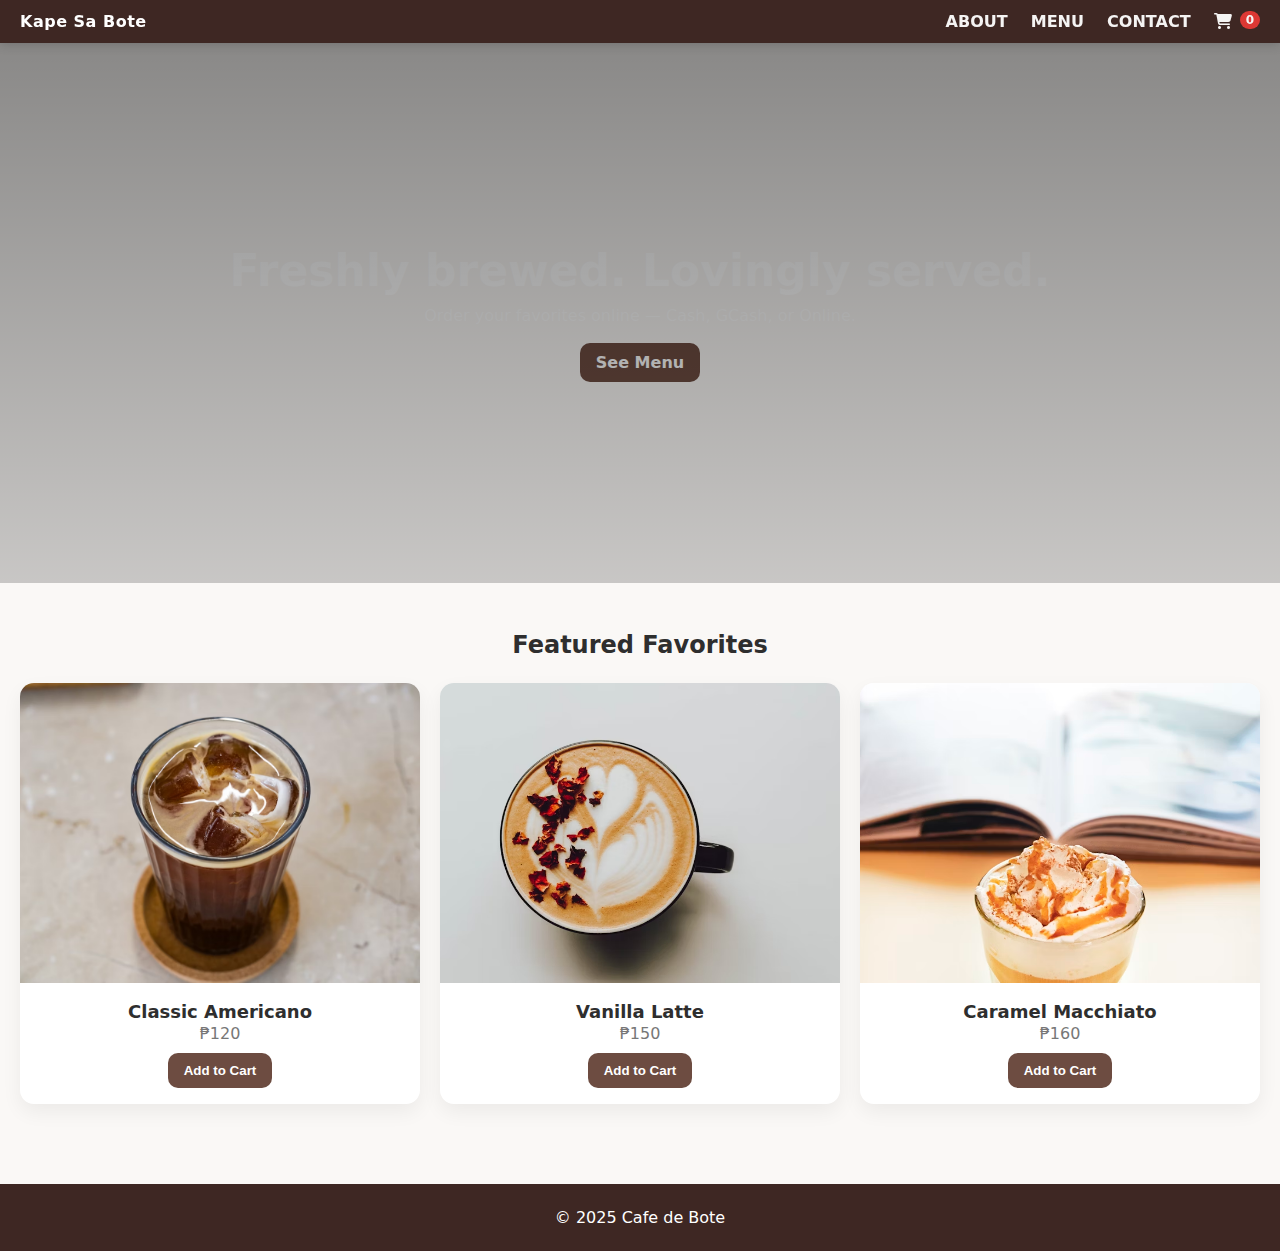
<file: index.html>
<!DOCTYPE html>
<html lang="en">
<head>
  <meta charset="UTF-8" />
  <meta name="viewport" content="width=device-width, initial-scale=1.0"/>
  <title>Kape Sa Bote - Home</title>
  <link rel="stylesheet" href="style.css"/>
  <link rel="stylesheet" href="https://cdnjs.cloudflare.com/ajax/libs/font-awesome/6.5.0/css/all.min.css">
</head>
<body>
  <header class="site-header">
    <div class="brand">Kape Sa Bote</div>
    <nav class="nav">
      <a href="about.html">ABOUT</a>
      <a href="menu.html">MENU</a>
      <a href="contact.html">CONTACT</a>
      <a href="cart.html" class="cart-link" aria-label="Cart">
        <i class="fa-solid fa-cart-shopping"></i>
        <span id="cart-count" class="badge">0</span>
      </a>
    </nav>
  </header>

  <section class="hero">
    <div class="hero-inner">
      <h1>Freshly brewed. Lovingly served.</h1>
      <p>Order your favorites online — Cash, GCash, or Online.</p>
      <a href="menu.html" class="btn">See Menu</a>
    </div>
  </section>

  <section class="section">
    <h2 class="section-title">Featured Favorites</h2>
    <div class="grid">
      <article class="card">
        <div class="img-wrap">
          <img src="Classic_Americano.avif" alt="Classic Americano"/>
        </div>
        <div class="card-body">
          <h3>Classic Americano</h3>
          <p>₱120</p>
          <button class="btn" onclick="addToCart('Classic Americano',120)">Add to Cart</button>
        </div>
      </article>
      <article class="card">
        <div class="img-wrap">
          <img src="Vanilla_Latte.avif" alt="Vanilla Latte"/>
        </div>
        <div class="card-body">
          <h3>Vanilla Latte</h3>
          <p>₱150</p>
          <button class="btn" onclick="addToCart('Vanilla Latte',150)">Add to Cart</button>
        </div>
      </article>
      <article class="card">
        <div class="img-wrap">
          <img src="Caramel_Macchiato.avif" alt="Caramel Macchiato"/>
        </div>
        <div class="card-body">
          <h3>Caramel Macchiato</h3>
          <p>₱160</p>
          <button class="btn" onclick="addToCart('Caramel Macchiato',160)">Add to Cart</button>
        </div>
      </article>
    </div>
  </section>

  <footer class="site-footer">© 2025 Cafe de Bote</footer>
  <script src="script.js"></script>
</body>
</html>
</file>
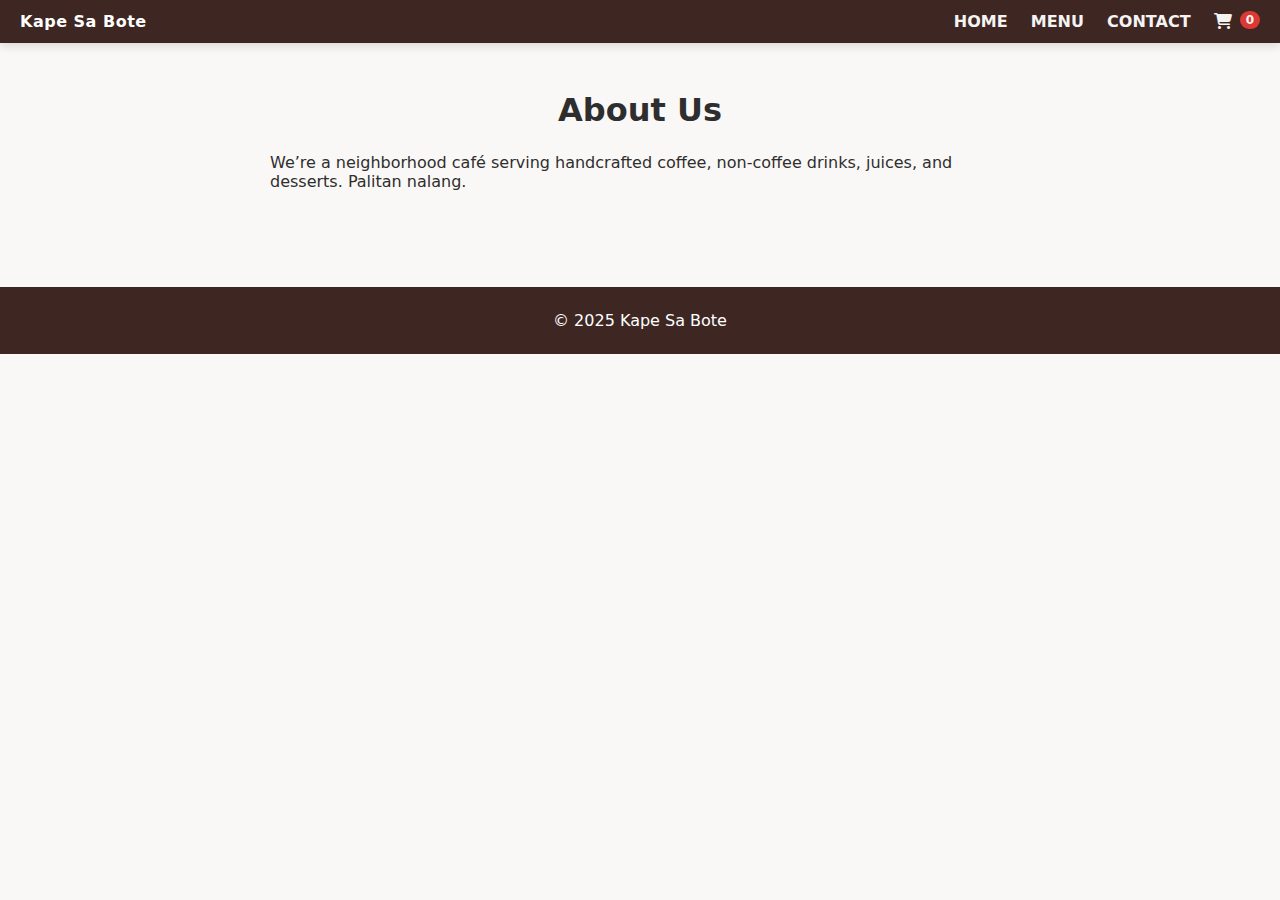
<file: about.html>
<!DOCTYPE html>
<html lang="en">
<head>
  <meta charset="UTF-8" />
  <meta name="viewport" content="width=device-width, initial-scale=1.0"/>
  <title>About - Kape Sa Bote</title>
  <link rel="stylesheet" href="style.css"/>
  <link rel="stylesheet" href="https://cdnjs.cloudflare.com/ajax/libs/font-awesome/6.5.0/css/all.min.css">
</head>
<body>
  <header class="site-header">
    <div class="brand">Kape Sa Bote</div>
    <nav class="nav">
      <a href="index.html">HOME</a>
      <a href="menu.html">MENU</a>
      <a href="contact.html">CONTACT</a>
      <a href="cart.html" class="cart-link" aria-label="Cart"><i class="fa-solid fa-cart-shopping"></i><span id="cart-count" class="badge">0</span></a>
    </nav>
  </header>
  <main class="section narrow">
    <h1 class="section-title">About Us</h1>
    <p>We’re a neighborhood café serving handcrafted coffee, non-coffee drinks, juices, and desserts. Palitan nalang.</p>
  </main>
  <footer class="site-footer">© 2025 Kape Sa Bote</footer>
  <script src="script.js"></script>
</body>
</html>
</file>
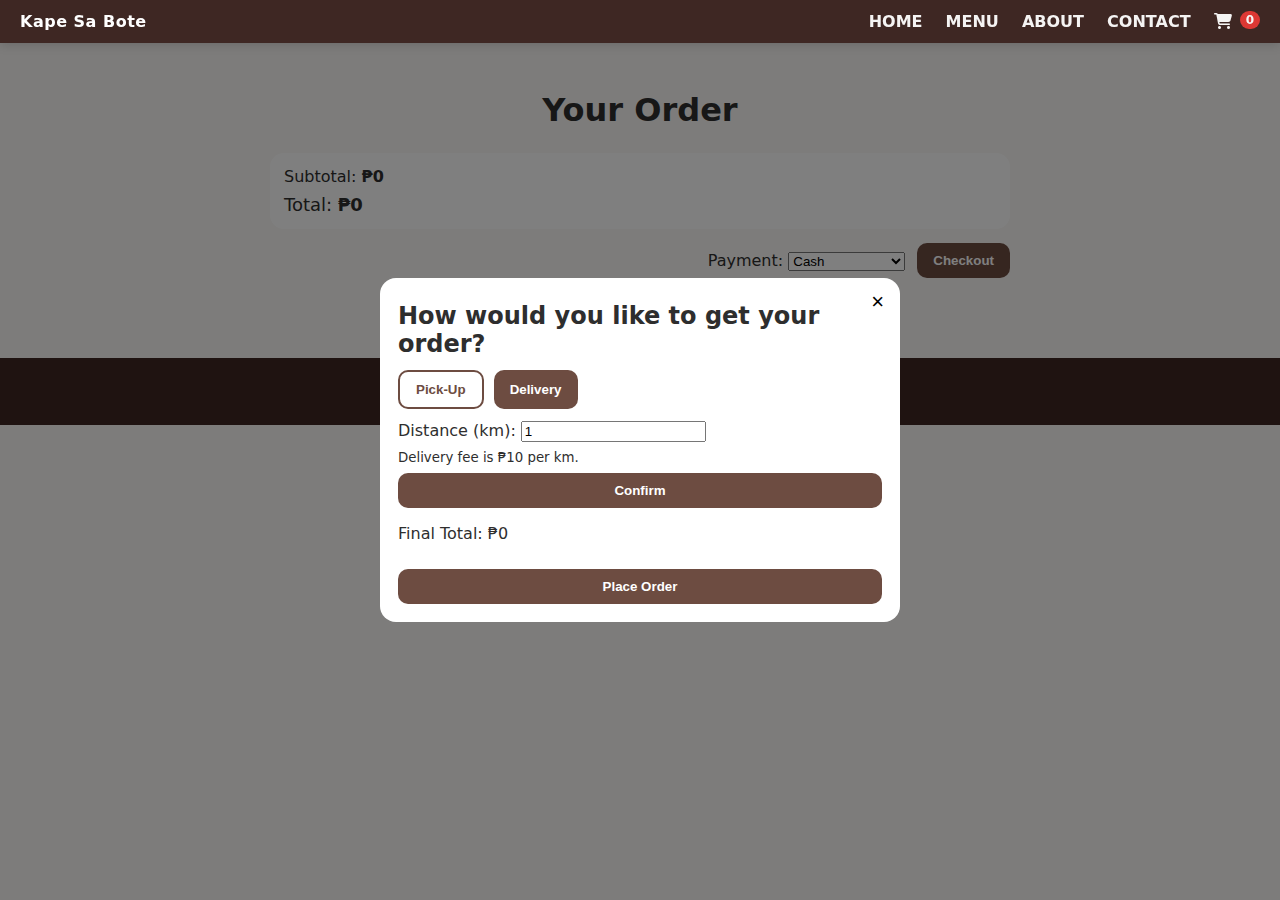
<file: cart.html>
<!DOCTYPE html>
<html lang="en">
<head>
  <meta charset="UTF-8" />
  <meta name="viewport" content="width=device-width, initial-scale=1.0"/>
  <title>Your Cart - Kape Sa Bote</title>
  <link rel="stylesheet" href="style.css"/>
  <link rel="stylesheet" href="https://cdnjs.cloudflare.com/ajax/libs/font-awesome/6.5.0/css/all.min.css">
</head>
<body>
  <header class="site-header">
    <div class="brand">Kape Sa Bote</div>
    <nav class="nav">
      <a href="index.html">HOME</a>
      <a href="menu.html">MENU</a>
      <a href="about.html">ABOUT</a>
      <a href="contact.html">CONTACT</a>
      <a href="cart.html" class="cart-link" aria-label="Cart">
        <i class="fa-solid fa-cart-shopping"></i>
        <span id="cart-count" class="badge">0</span>
      </a>
    </nav>
  </header>

  <main class="section narrow">
    <h1 class="section-title">Your Order</h1>
    <ul id="cart-items" class="cart-list"></ul>
    <div class="cart-summary">
      <div>Subtotal: <strong>₱<span id="subtotal">0</span></strong></div>
      <div id="delivery-fee-wrap" class="hidden">Delivery Fee: <strong>₱<span id="delivery-fee">0</span></strong></div>
      <div class="total">Total: <strong>₱<span id="grand-total">0</span></strong></div>
    </div>

    <div class="controls">
      <label>Payment:
        <select id="payment">
          <option>Cash</option>
          <option>GCash</option>
          <option>Online Ordering</option>
        </select>
      </label>
      <button class="btn" id="checkout-btn">Checkout</button>
    </div>
  </main>

  <div id="order-modal" class="modal hidden">
    <div class="modal-card">
      <button class="close" id="modal-close" aria-label="Close">×</button>
      <h2>How would you like to get your order?</h2>
      <div class="modal-actions">
        <button class="btn outline" id="pickup-btn">Pick-Up</button>
        <button class="btn" id="delivery-btn">Delivery</button>
      </div>
      <div id="delivery-form" class="delivery-form hidden">
        <label>Distance (km): <input type="number" id="distance" min="1" step="1" value="1"/></label>
        <small>Delivery fee is ₱10 per km.</small>
        <button class="btn" id="confirm-delivery">Confirm</button>
      </div>
      <p id="modal-total" class="modal-total"></p>
      <button class="btn full" id="place-order">Place Order</button>
    </div>
  </div>

  <footer class="site-footer">© 2025 Cafe de Bote</footer>
  <script src="script.js"></script>
</body>
</html>
</file>
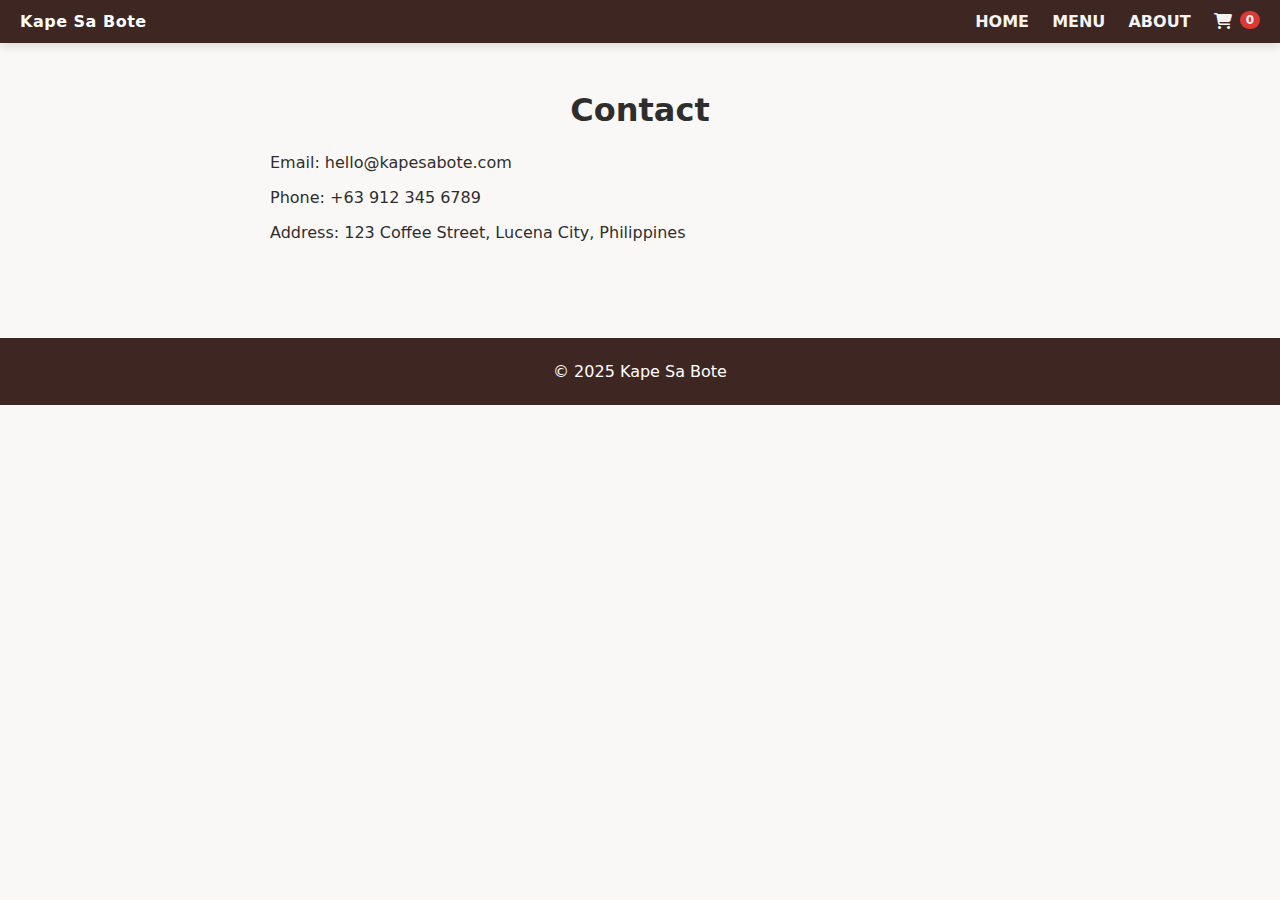
<file: contact.html>
<!DOCTYPE html>
<html lang="en">
<head>
  <meta charset="UTF-8" />
  <meta name="viewport" content="width=device-width, initial-scale=1.0"/>
  <title>Contact - Kape Sa Bote</title>
  <link rel="stylesheet" href="style.css"/>
  <link rel="stylesheet" href="https://cdnjs.cloudflare.com/ajax/libs/font-awesome/6.5.0/css/all.min.css">
</head>
<body>
  <header class="site-header">
    <div class="brand">Kape Sa Bote</div>
    <nav class="nav">
      <a href="index.html">HOME</a>
      <a href="menu.html">MENU</a>
      <a href="about.html">ABOUT</a>
      <a href="cart.html" class="cart-link" aria-label="Cart"><i class="fa-solid fa-cart-shopping"></i><span id="cart-count" class="badge">0</span></a>
    </nav>
  </header>
  <main class="section narrow">
    <h1 class="section-title">Contact</h1>
    <p>Email: hello@kapesabote.com</p>
    <p>Phone: +63 912 345 6789</p>
    <p>Address: 123 Coffee Street, Lucena City, Philippines</p>
  </main>
  <footer class="site-footer">© 2025 Kape Sa Bote</footer>
  <script src="script.js"></script>
</body>
</html>
</file>
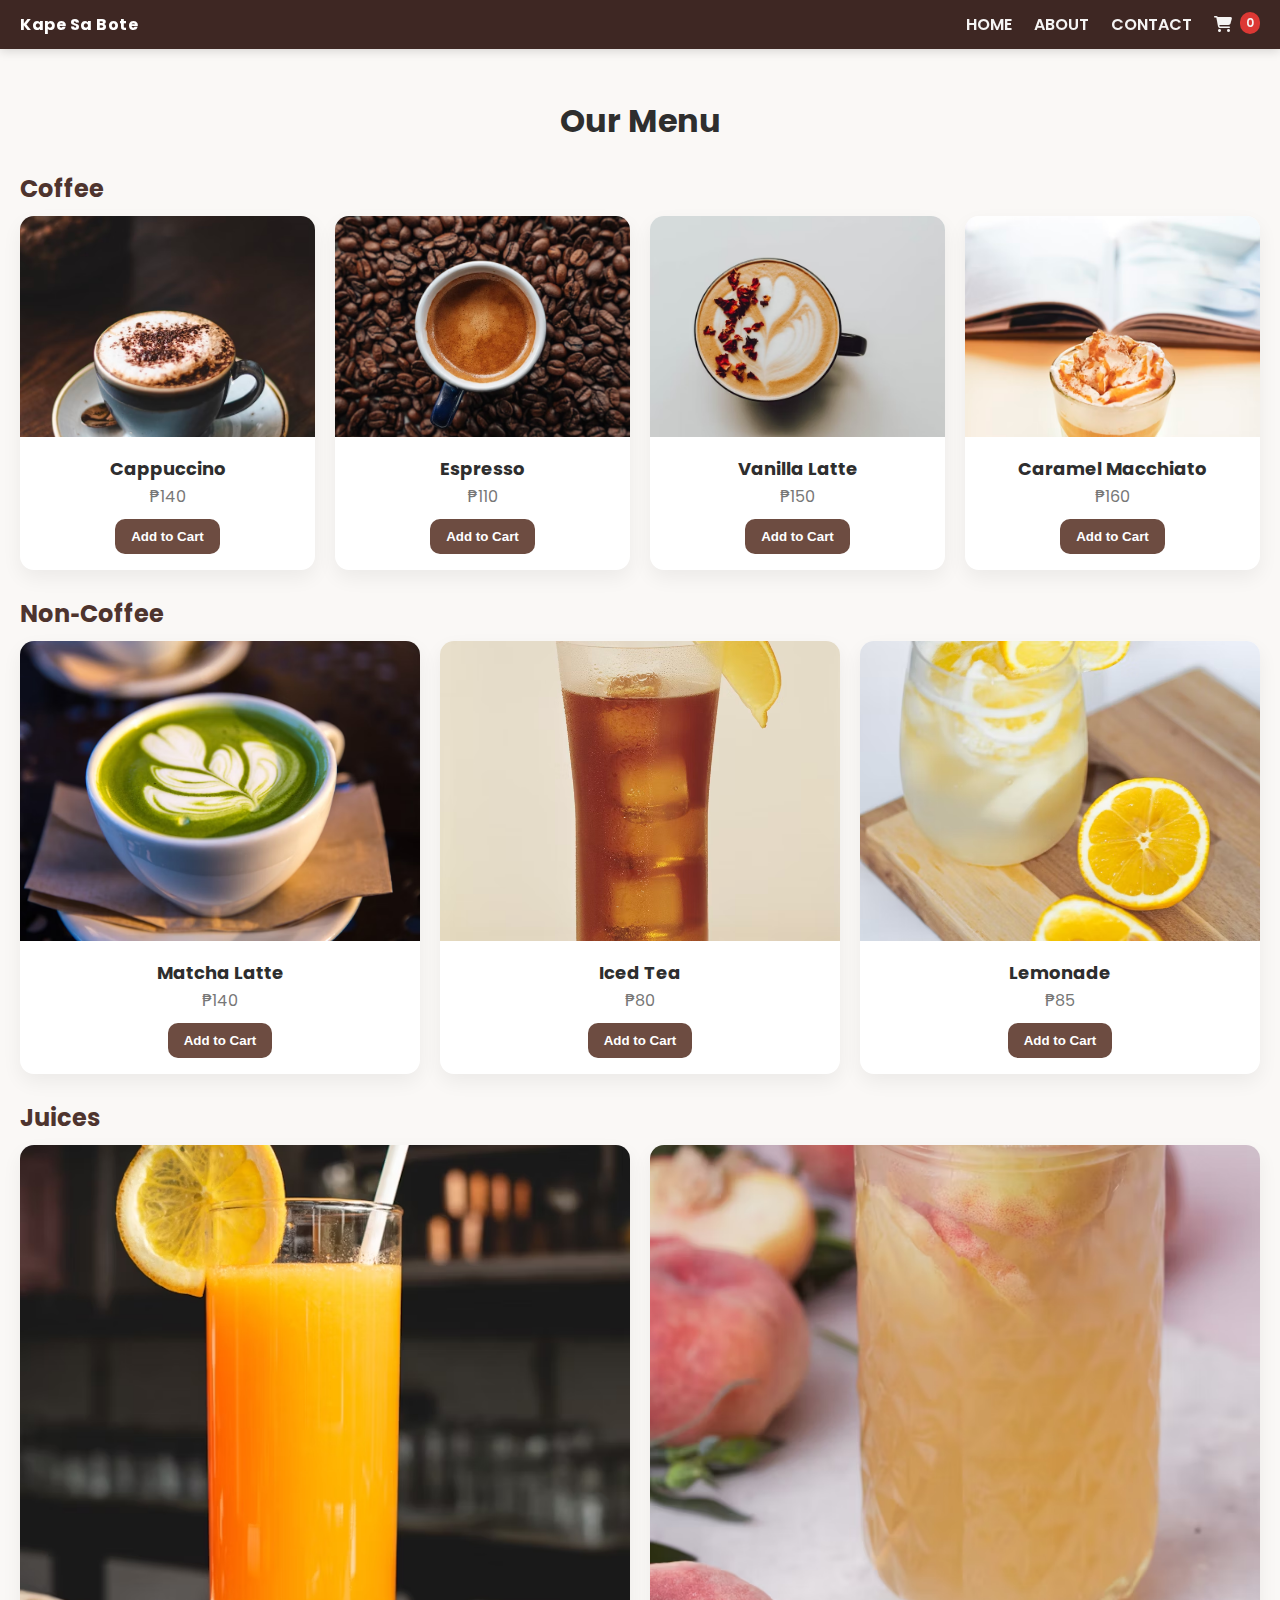
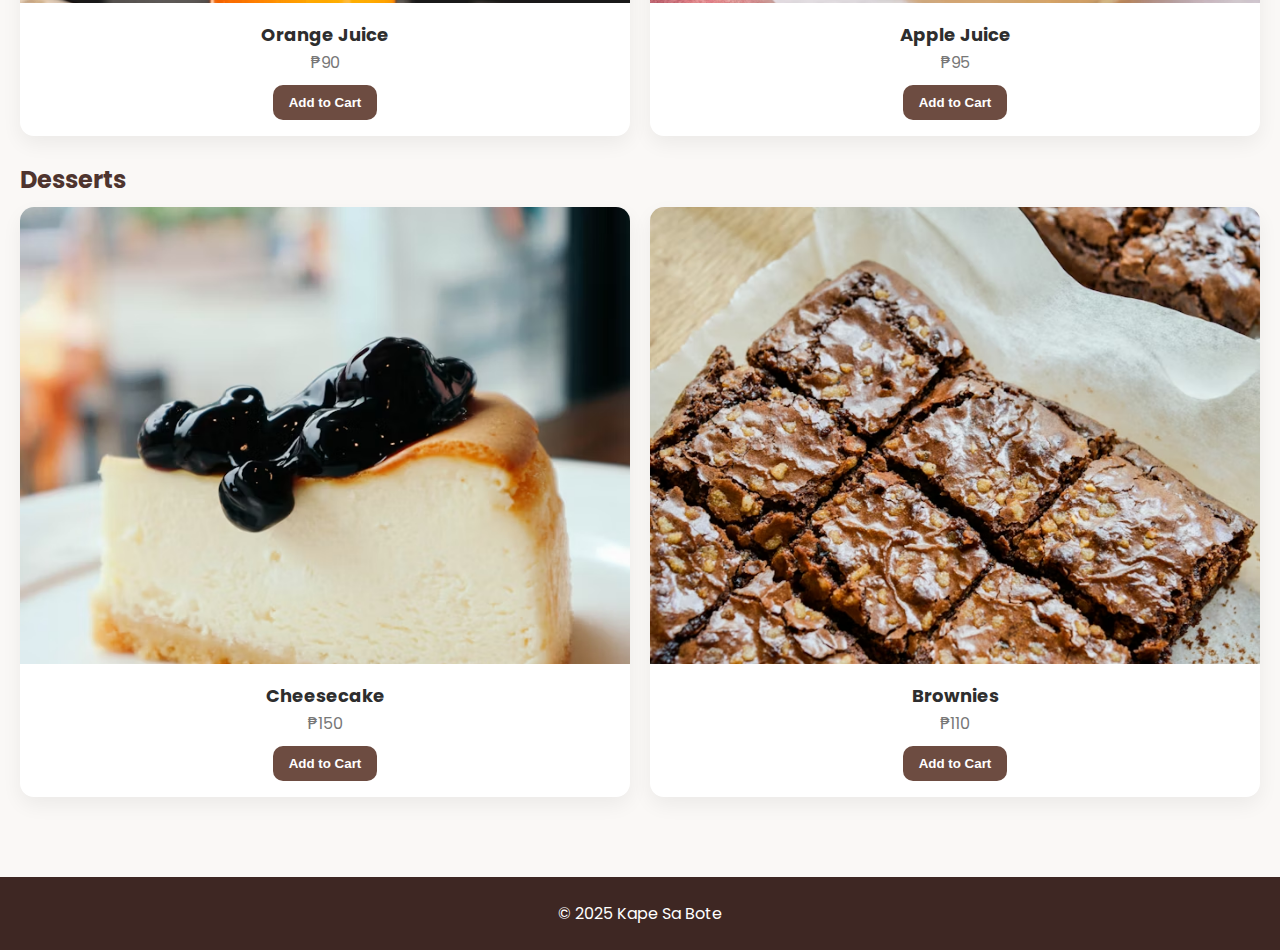
<file: menu.html>
<!DOCTYPE html>
<html lang="en">
<head>
  <meta charset="UTF-8" />
  <meta name="viewport" content="width=device-width, initial-scale=1.0"/>
  <title>Kape Sa Bote - Menu</title>
  <link rel="stylesheet" href="style.css"/>
  <link rel="preconnect" href="https://fonts.googleapis.com">
  <link rel="preconnect" href="https://fonts.gstatic.com" crossorigin>
  <link href="https://fonts.googleapis.com/css2?family=Poppins:wght@400;600&display=swap" rel="stylesheet">
  <link rel="stylesheet" href="https://cdnjs.cloudflare.com/ajax/libs/font-awesome/6.5.0/css/all.min.css">
</head>
<body>
  <header class="site-header">
    <div class="brand">Kape Sa Bote</div>
    <nav class="nav">
      <a href="index.html">HOME</a>
      <a href="about.html">ABOUT</a>
      <a href="contact.html">CONTACT</a>
      <a href="cart.html" class="cart-link" aria-label="Cart">
        <i class="fa-solid fa-cart-shopping"></i>
        <span id="cart-count" class="badge">0</span>
      </a>
    </nav>
  </header>

  <main class="section">
    <h1 class="section-title">Our Menu</h1>

    <h2 class="category">Coffee</h2>
    <div class="grid">
      <article class="card">
        <div class="img-wrap"><img src="Cappucino.avif" alt="Cappuccino"></div>
        <div class="card-body"><h3>Cappuccino</h3><p>₱140</p><button class="btn" onclick="addToCart('Cappuccino',140)">Add to Cart</button></div>
      </article>
      <article class="card">
        <div class="img-wrap"><img src="Espresso.avif" alt="Espresso"></div>
        <div class="card-body"><h3>Espresso</h3><p>₱110</p><button class="btn" onclick="addToCart('Espresso',110)">Add to Cart</button></div>
      </article>
      <article class="card">
        <div class="img-wrap"><img src="Vanilla_Latte.avif" alt="Vanilla Latte"></div>
        <div class="card-body"><h3>Vanilla Latte</h3><p>₱150</p><button class="btn" onclick="addToCart('Vanilla Latte',150)">Add to Cart</button></div>
      </article>
      <article class="card">
        <div class="img-wrap"><img src="Caramel_Macchiato.avif" alt="Caramel Macchiato"></div>
        <div class="card-body"><h3>Caramel Macchiato</h3><p>₱160</p><button class="btn" onclick="addToCart('Caramel Macchiato',160)">Add to Cart</button></div>
      </article>
    </div>

    <h2 class="category">Non‑Coffee</h2>
    <div class="grid">
      <article class="card">
        <div class="img-wrap"><img src="Matcha_Latte.avif" alt="Matcha Latte"></div>
        <div class="card-body"><h3>Matcha Latte</h3><p>₱140</p><button class="btn" onclick="addToCart('Matcha Latte',140)">Add to Cart</button></div>
      </article>
      <article class="card">
        <div class="img-wrap"><img src="Iced_Tea.avif" alt="Iced Tea"></div>
        <div class="card-body"><h3>Iced Tea</h3><p>₱80</p><button class="btn" onclick="addToCart('Iced Tea',80)">Add to Cart</button></div>
      </article>
      <article class="card">
        <div class="img-wrap"><img src="Lemonade.avif" alt="Lemonade"></div>
        <div class="card-body"><h3>Lemonade</h3><p>₱85</p><button class="btn" onclick="addToCart('Lemonade',85)">Add to Cart</button></div>
      </article>
    </div>

    <h2 class="category">Juices</h2>
    <div class="grid">
      <article class="card">
        <div class="img-wrap"><img src="Orange_Juice.avif" alt="Orange Juice"></div>
        <div class="card-body"><h3>Orange Juice</h3><p>₱90</p><button class="btn" onclick="addToCart('Orange Juice',90)">Add to Cart</button></div>
      </article>
      <article class="card">
        <div class="img-wrap"><img src="Apple_Juice.avif" alt="Apple Juice"></div>
        <div class="card-body"><h3>Apple Juice</h3><p>₱95</p><button class="btn" onclick="addToCart('Apple Juice',95)">Add to Cart</button></div>
      </article>
    </div>

    <h2 class="category">Desserts</h2>
    <div class="grid">
      <article class="card">
        <div class="img-wrap"><img src="Cheesecake.avif" alt="Cheesecake"></div>
        <div class="card-body"><h3>Cheesecake</h3><p>₱150</p><button class="btn" onclick="addToCart('Cheesecake',150)">Add to Cart</button></div>
      </article>
      <article class="card">
        <div class="img-wrap"><img src="Brownies.avif" alt="Brownies"></div>
        <div class="card-body"><h3>Brownies</h3><p>₱110</p><button class="btn" onclick="addToCart('Brownies',110)">Add to Cart</button></div>
      </article>
    </div>
  </main>

  <footer class="site-footer">© 2025 Kape Sa Bote</footer>
  <script src="script.js"></script>
</body>
</html>
</file>
<file: style.css>
:root {
  --brand-bg: #3e2723;
  --brand-accent: #ffcc80;
  --text: #2e2e2e;
  --card: #ffffff;
  --muted: #777;
}
* { box-sizing: border-box; }
body { margin:0; font-family: 'Poppins', system-ui, -apple-system, Arial, sans-serif; color: var(--text); background:#faf8f6; }
a { text-decoration:none; color: inherit; }

.site-header { position: sticky; top:0; z-index: 50; background: var(--brand-bg); color:#fff; padding: 12px 20px; display:flex; align-items:center; justify-content:space-between; box-shadow: 0 2px 10px rgba(0,0,0,.15); }
.brand { font-weight:700; letter-spacing:.5px; }
.nav a { color:#fff; margin-left:18px; font-weight:600; opacity:.95; }
.nav a:hover { color: var(--brand-accent); }
.cart-link { position: relative; display:inline-flex; align-items:center; gap:8px; }
.badge { background:#e53935; color:#fff; border-radius:999px; font-size:12px; padding:2px 6px; position: relative; top: -1px; }

.hero { min-height: 60vh; background: url('https://images.unsplash.com/photo-1517705008128-361805f42e86?q=80&w=1500&auto=format&fit=crop') center/cover no-repeat; display:grid; place-items:center; text-align:center; position:relative; }
.hero::after { content:""; position:absolute; inset:0; background: linear-gradient(180deg, rgba(0,0,0,.45), rgba(0,0,0,.2)); }
.hero-inner { position: relative; color:#fff; padding: 40px 16px; animation: fadeIn .8s ease both; }
.hero h1 { font-size: clamp(28px, 4vw, 44px); margin: 0 0 10px; }
.hero p { opacity:.95; margin: 0 0 18px; }
.btn { display:inline-block; background: #6d4c41; color:#fff; padding:10px 16px; border-radius:10px; border:none; cursor:pointer; font-weight:600; transition: transform .15s ease, background .3s ease; }
.btn:hover { transform: translateY(-2px); background:#8d6e63; }
.btn.outline { background:transparent; color:#6d4c41; border:2px solid #6d4c41; }
.btn.full { width: 100%; margin-top: 10px; }

.section { padding: 48px 20px; }
.section.narrow { max-width: 780px; margin: 0 auto; }
.section-title { text-align:center; margin:0 0 24px; }

.grid { display: grid; gap: 20px; grid-template-columns: repeat(auto-fit, minmax(220px, 1fr)); }

.card { background: var(--card); border-radius: 14px; overflow:hidden; box-shadow: 0 8px 20px rgba(0,0,0,.06); transition: transform .2s ease; }
.card:hover { transform: translateY(-2px); }
.img-wrap { width: 100%; aspect-ratio: 4 / 3; overflow:hidden; }
.img-wrap img { width: 100%; height: 100%; object-fit: cover; display:block; }
.card-body { padding: 12px 14px 16px; text-align:center; }
.card-body h3 { margin: 6px 0 2px; font-size: 18px; }
.card-body p { margin: 0 0 10px; color: var(--muted); }

.category { margin: 26px 0 10px; color:#4e342e; }

.site-footer { text-align:center; padding: 24px 12px; color:#fff; background: var(--brand-bg); margin-top: 32px; }

/* Cart */
.cart-list { list-style:none; padding:0; margin:0 0 12px; }
.cart-list li { background:#fff; border-radius:12px; padding:12px 14px; margin-bottom:10px; display:flex; justify-content:space-between; align-items:center; }
.cart-summary { background:#fff; border-radius:14px; padding:14px; display:grid; gap:8px; margin-bottom: 14px; }
.cart-summary .total { font-size: 18px; }
.hidden { display:none; }
.controls { display:flex; gap:12px; align-items:center; justify-content:flex-end; flex-wrap:wrap; }

/* Modal */
.modal { position: fixed; inset: 0; background: rgba(0,0,0,.5); display:grid; place-items:center; padding: 16px; }
.modal-card { width:min(520px, 100%); background:#fff; border-radius:16px; padding: 18px; position:relative; animation: pop .2s ease; }
.modal-card h2 { margin: 6px 0 12px; }
.modal-actions { display:flex; gap:10px; margin-bottom: 12px; }
.delivery-form { display:grid; gap:8px; margin-top:10px; }
.close { position:absolute; top:10px; right:10px; border:none; background:transparent; font-size:22px; cursor:pointer; }

@keyframes fadeIn { from {opacity:0; transform: translateY(10px);} to {opacity:1; transform:none;} }
@keyframes pop { from { transform: scale(.96); opacity: 0; } to { transform: scale(1); opacity: 1; } }
</file>
